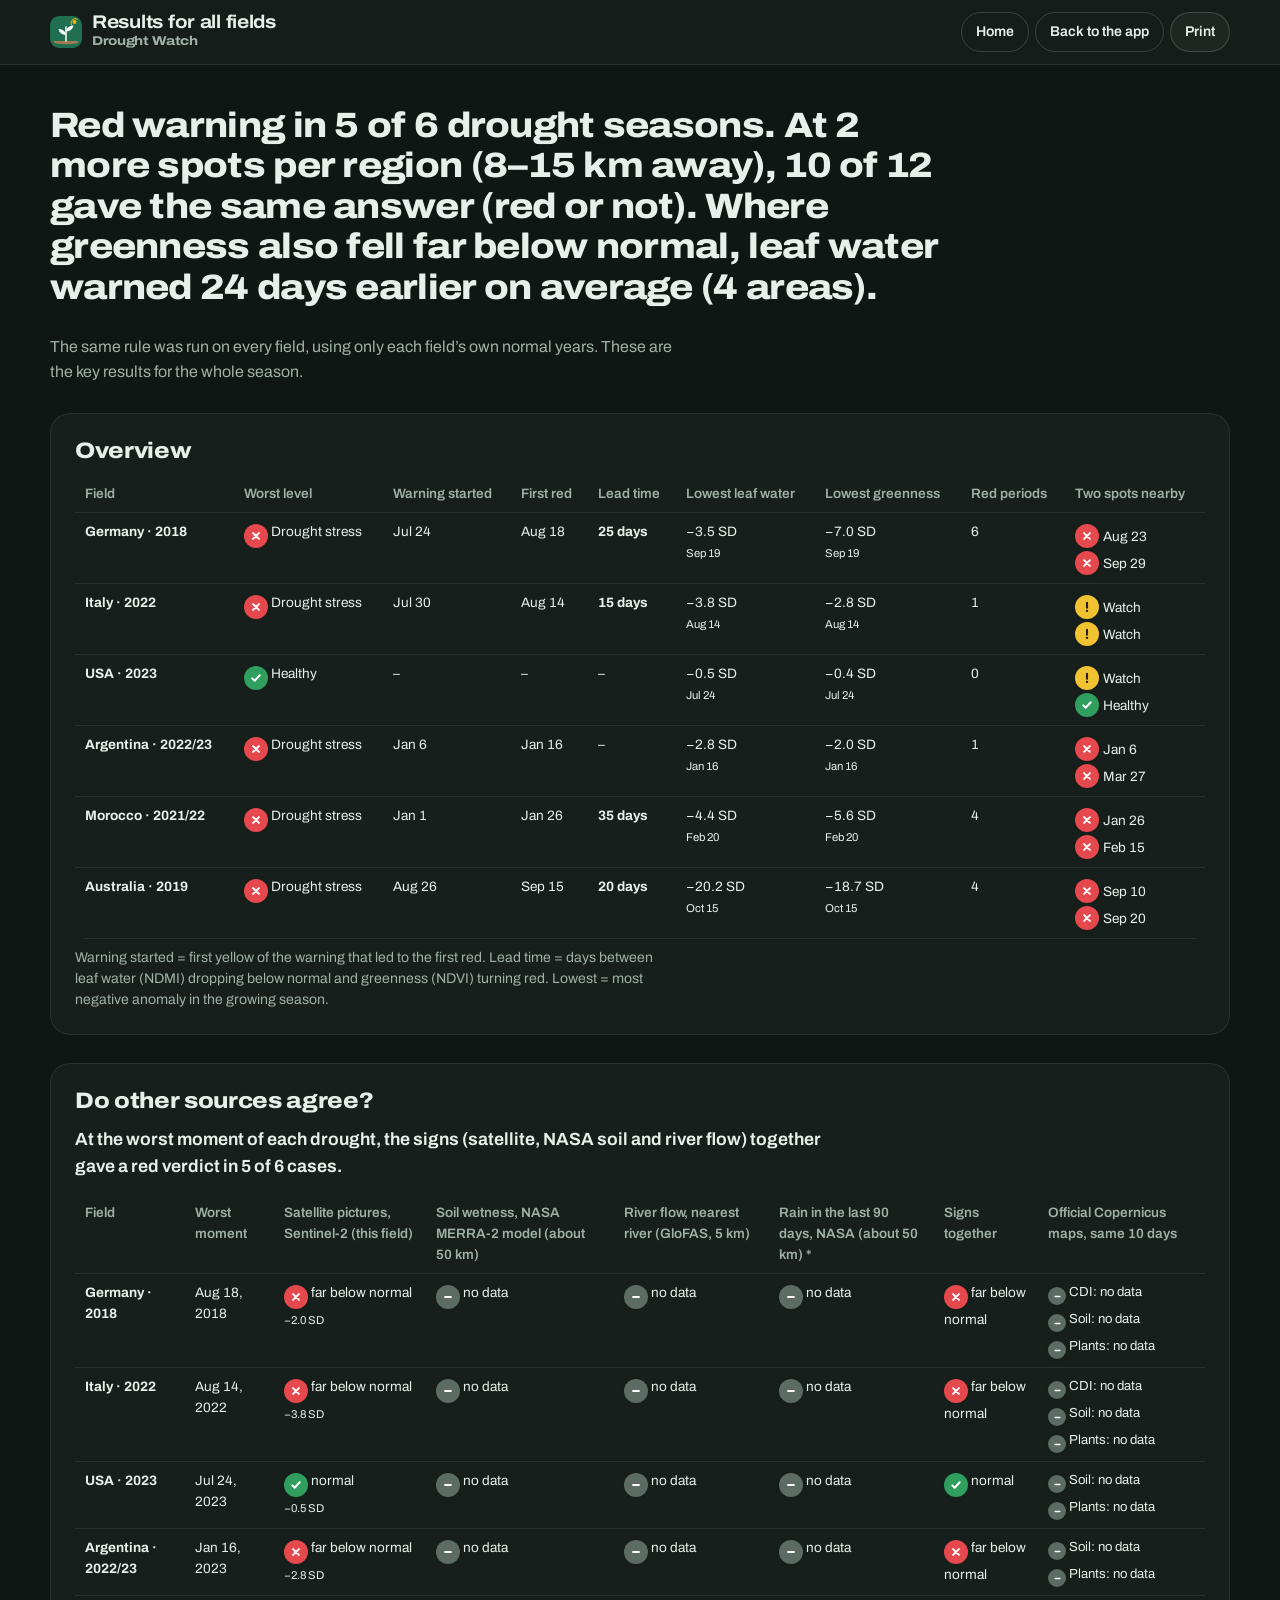
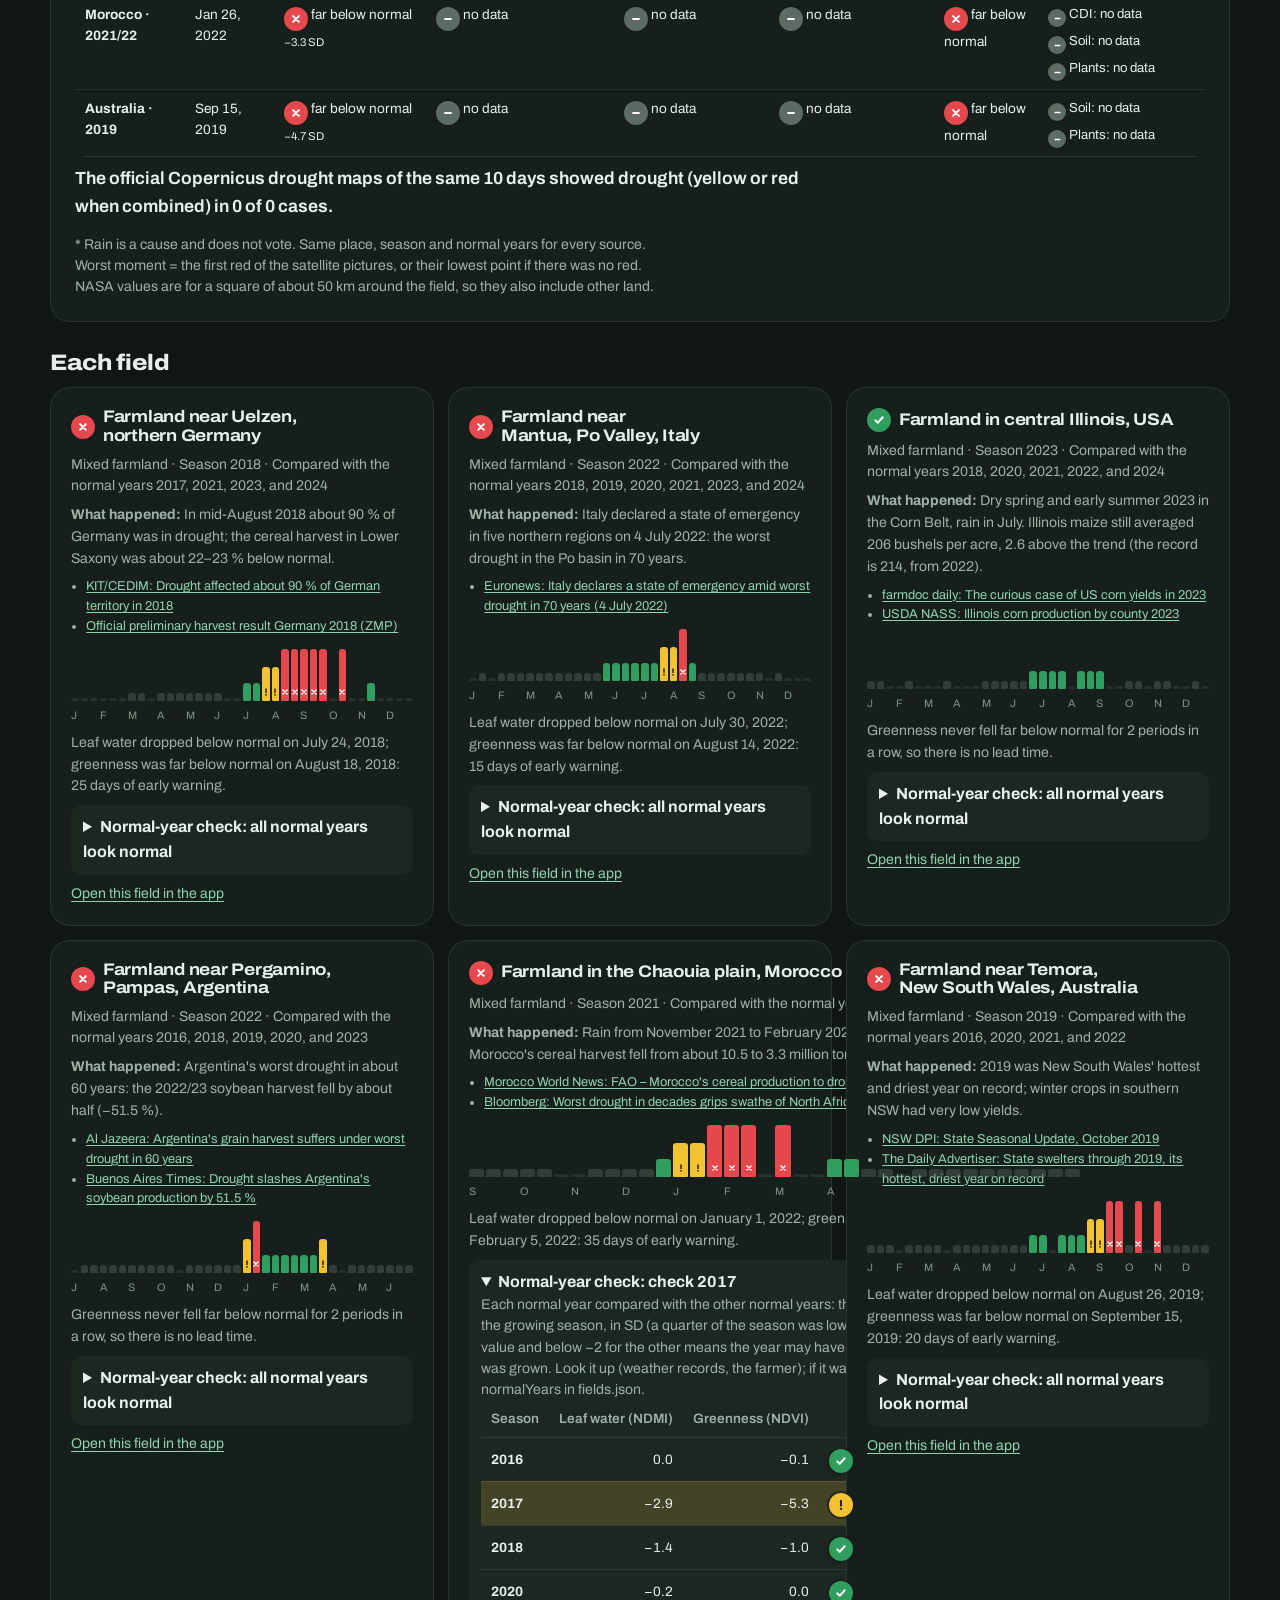
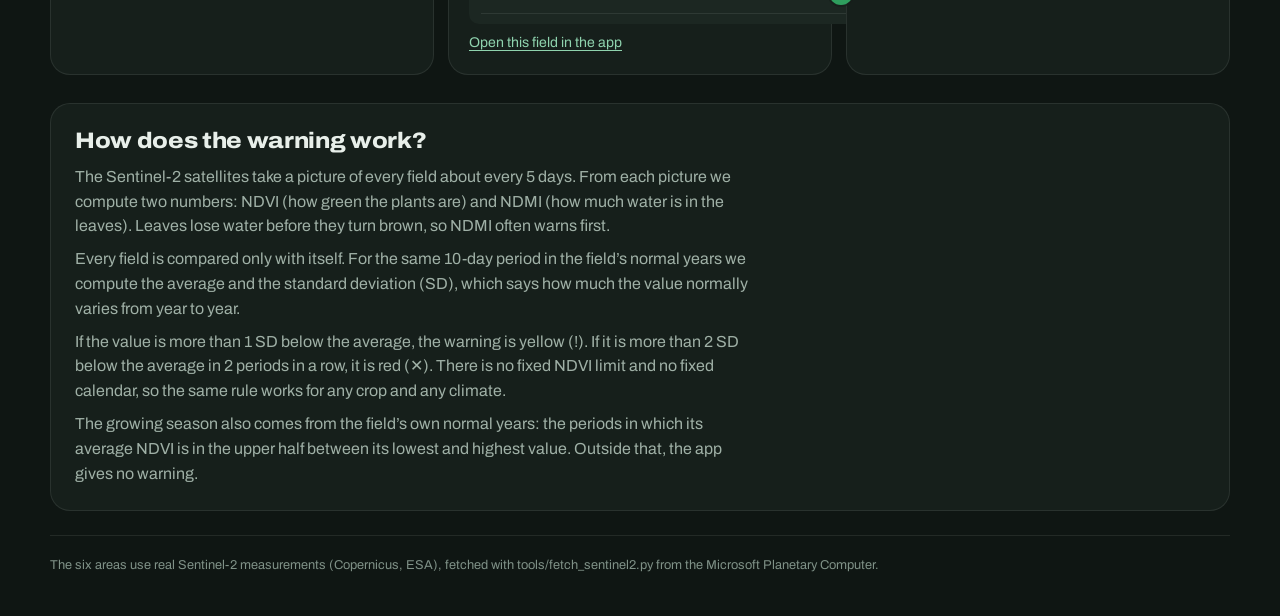
<file: summary.html>
<!doctype html>
<html lang="en" data-theme="dark">
<head>
  <meta charset="utf-8">
  <meta name="viewport" content="width=device-width, initial-scale=1">
  <title>Results for all fields</title>
  <script>try { document.documentElement.dataset.theme = localStorage.getItem('dw.theme') || 'dark'; } catch {}</script>
  <link rel="icon" href="icons/icon.svg" type="image/svg+xml">
  <link rel="preconnect" href="https://fonts.googleapis.com">
  <link rel="preconnect" href="https://fonts.gstatic.com" crossorigin>
  <link rel="stylesheet" href="https://fonts.googleapis.com/css2?family=Archivo:wdth,wght@100..125,400..800&display=swap">
  <link rel="stylesheet" href="css/style.css">
  <script type="module" src="js/summary.js"></script>
</head>
<body class="summary-page">
  <header class="topbar">
    <div class="topbar-inner">
    <div class="brand">
      <img class="logo" src="icons/icon.svg" alt="" width="36" height="36">
      <div>
        <h1 data-i18n="summaryTitle">Results for all fields</h1>
        <p class="tagline" data-i18n="appTitle"></p>
      </div>
    </div>
    <div class="settings">
      <a class="button-link" href="./" data-i18n="navHome"></a>
      <a class="button-link" href="check.html" data-i18n="backToApp"></a>
      <button id="print" type="button" class="toggle" data-i18n="print"></button>
    </div>
    </div>
  </header>

  <main>
    <p id="headline" class="headline"></p>
    <p class="intro" data-i18n="summaryIntro"></p>

    <section class="panel">
      <h2 data-i18n="summaryOverview"></h2>
      <div id="overview" class="table-wrap" tabindex="0" role="region" data-i18n-aria-label="summaryOverview"></div>
      <p class="hint" data-i18n="summaryColumns"></p>
    </section>

    <!-- Do other, independent sources show the same drought? -->
    <section class="panel">
      <h2 data-i18n="agreeTitle"></h2>
      <div id="agreement"></div>
    </section>
    <section>
      <h2 data-i18n="summaryFields"></h2>
      <div id="fields" class="field-cards"></div>
    </section>

    <section class="panel">
      <h2 data-i18n="howTitle"></h2>
      <p data-i18n="how1"></p>
      <p data-i18n="how2"></p>
      <p data-i18n="how3"></p>
      <p data-i18n="how4"></p>
    </section>
  </main>

  <footer class="footer">
    <p data-i18n="footerSample"></p>
  </footer>
</body>
</html>
</file>
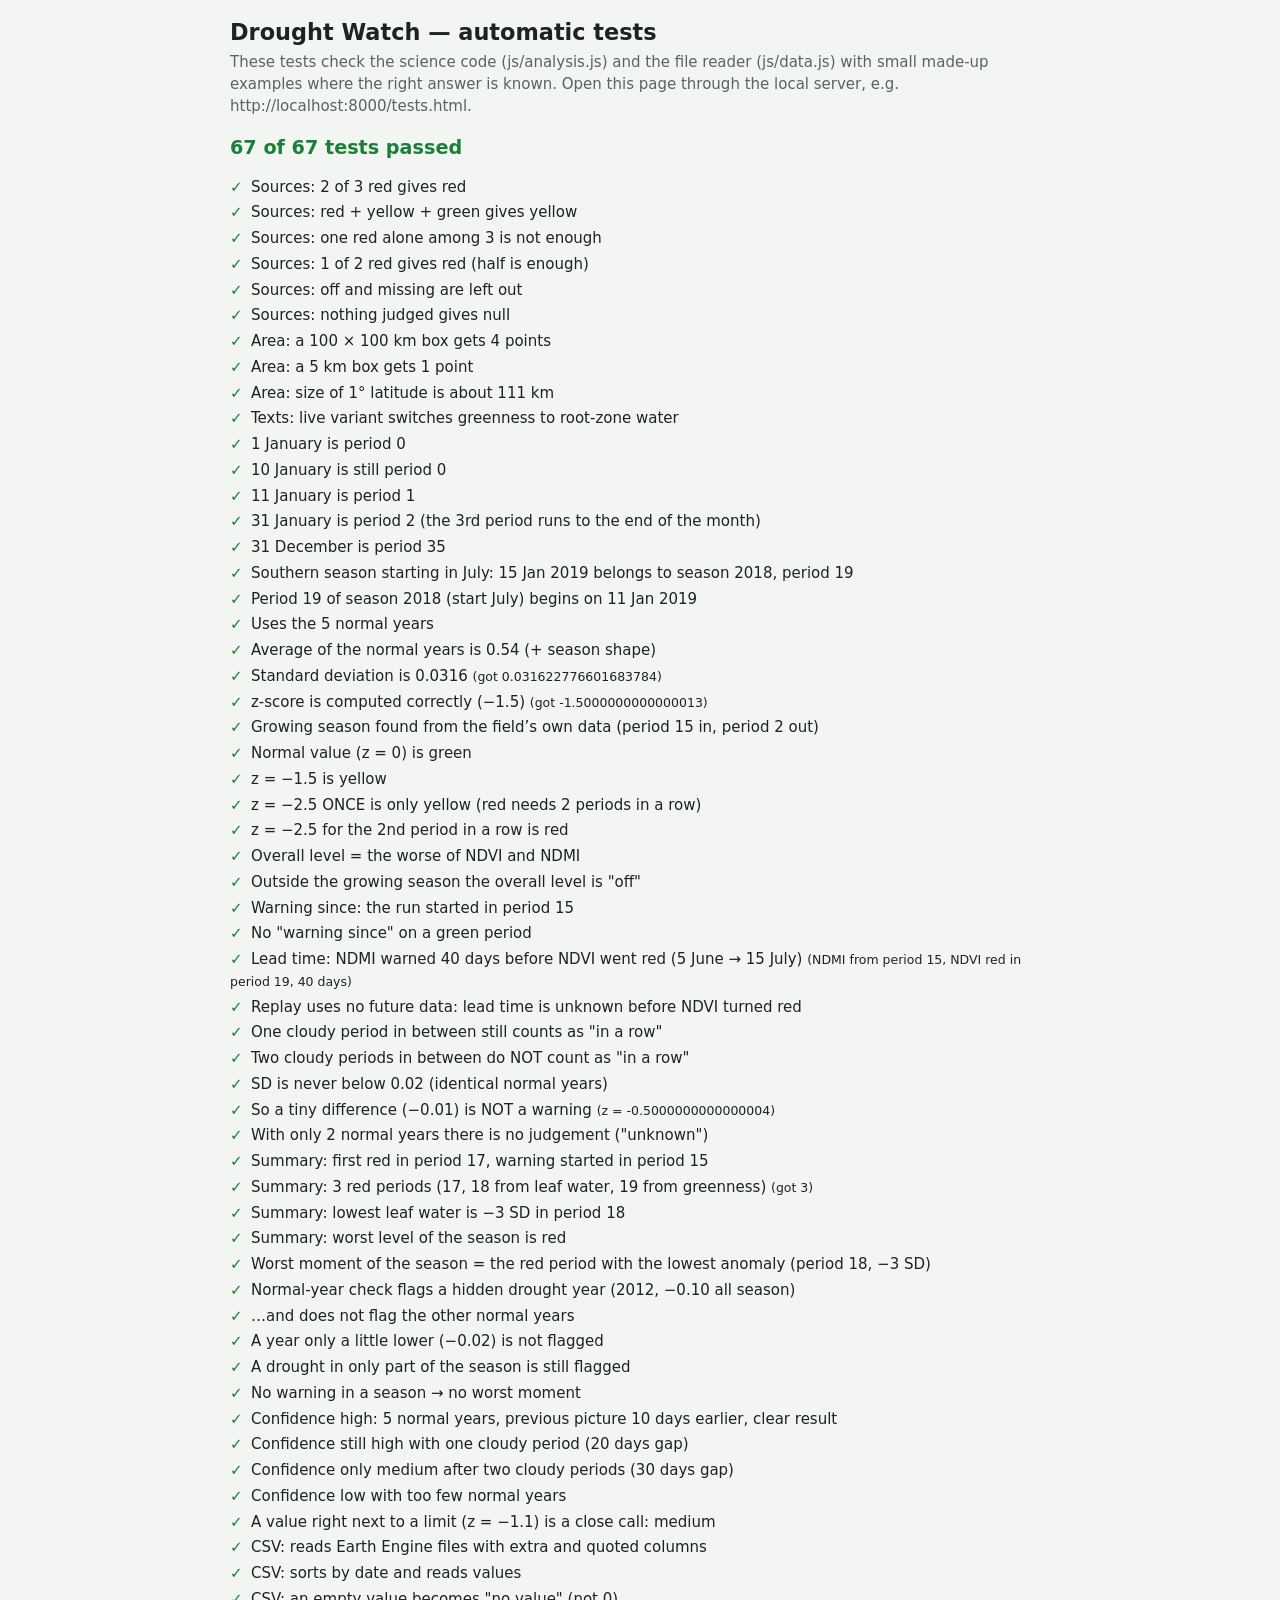
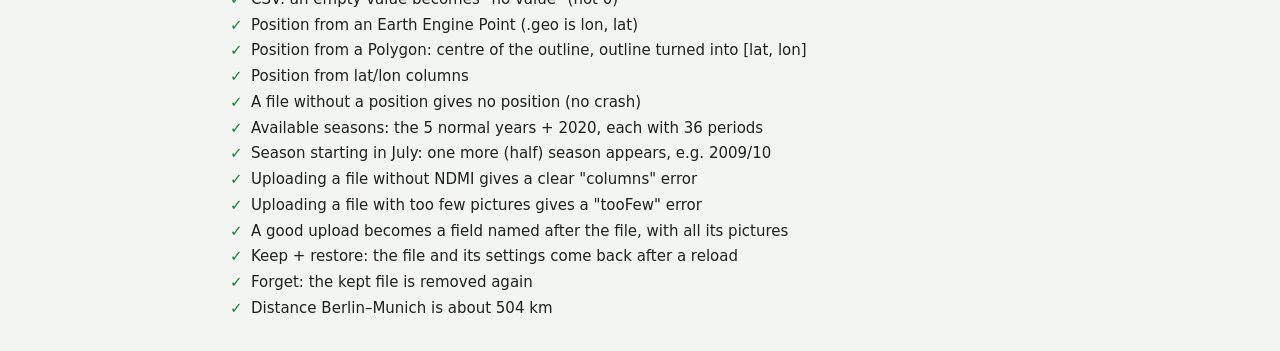
<file: tests.html>
<!doctype html>
<html lang="en">
<head>
  <meta charset="utf-8">
  <meta name="viewport" content="width=device-width, initial-scale=1">
  <title>Drought Watch tests</title>
  <style>
    :root { --bg: #f3f5f2; --text: #1c2321; --muted: #59645f; --ok: #1a7f37; --bad: #c62828; }
    body { margin: 0; padding: 16px; background: var(--bg); color: var(--text); font: 15px/1.45 system-ui, sans-serif; }
    main { max-width: 820px; margin: 0 auto; }
    h1 { font-size: 1.4rem; margin: 0 0 4px; }
    p { color: var(--muted); margin: 0 0 16px; }
    #summary { font-size: 1.2rem; font-weight: 700; margin: 12px 0; }
    li { margin: 4px 0; list-style: none; }
    li::before { display: inline-block; width: 1.4em; font-weight: 800; }
    li.ok::before { content: "✓"; color: var(--ok); }
    li.bad::before { content: "✕"; color: var(--bad); }
    li.bad { color: var(--bad); }
    ul { padding: 0; }
  </style>
</head>
<body>
<main>
  <h1>Drought Watch — automatic tests</h1>
  <p>These tests check the science code (js/analysis.js) and the file reader (js/data.js) with small made-up examples where the right answer is known. Open this page through the local server, e.g. http://localhost:8000/tests.html.</p>
  <div id="summary">Running…</div>
  <ul id="results"></ul>
</main>
<script type="module">
  import { analyseField, seasonAndPeriod, periodStart, warningSince, leadTime, confidence, seasonSummary, checkNormalYears, availableSeasons, peakPeriod, SD_FLOOR, combineLevels } from './js/analysis.js';
  import { parseCsv, distanceKm, readLocation, readUploadedFile, DataError, keepUpload, restoreKeptUploads, isUploadKept, forgetUpload, loadSeries, areaPoints, areaSizeKm } from './js/data.js';
  import { t, setVariant } from './js/i18n.js';

  const results = [];
  function check(name, condition, detail = '') {
    results.push({ name, ok: !!condition, detail });
  }
  const close = (a, b, eps = 1e-6) => Math.abs(a - b) < eps;
  const day = (y, m, d) => new Date(Date.UTC(y, m - 1, d));

  /* ---------- Calendar ---------- */
  // Several sources -> one verdict (half or more decides)
  check('Sources: 2 of 3 red gives red', combineLevels(['red', 'red', 'green']) === 'red');
  check('Sources: red + yellow + green gives yellow', combineLevels(['red', 'yellow', 'green']) === 'yellow');
  check('Sources: one red alone among 3 is not enough', combineLevels(['red', 'green', 'green']) === 'green');
  check('Sources: 1 of 2 red gives red (half is enough)', combineLevels(['red', 'green']) === 'red');
  check('Sources: off and missing are left out', combineLevels(['off', null, 'unknown', 'yellow']) === 'yellow');
  check('Sources: nothing judged gives null', combineLevels(['off', null]) === null);
  // Area sampling: never more than 4 points, one point for a small area
  check('Area: a 100 × 100 km box gets 4 points', areaPoints({ south: 50, west: 10, north: 50.9, east: 11.4 }).length === 4);
  check('Area: a 5 km box gets 1 point', areaPoints({ south: 50, west: 10, north: 50.045, east: 10.07 }).length === 1);
  check('Area: size of 1° latitude is about 111 km', Math.abs(areaSizeKm({ south: 0, west: 0, north: 1, east: 0 }).h - 111.3) < 0.5);
  // Text variants: live places use "_live" texts where they exist
  setVariant('live');
  const liveName = t('ndviName');
  setVariant('');
  check('Texts: live variant switches greenness to root-zone water', liveName.startsWith('Root-zone') && t('ndviName').startsWith('Greenness'));

  check('1 January is period 0', seasonAndPeriod(day(2018, 1, 1)).period === 0);
  check('10 January is still period 0', seasonAndPeriod(day(2018, 1, 10)).period === 0);
  check('11 January is period 1', seasonAndPeriod(day(2018, 1, 11)).period === 1);
  check('31 January is period 2 (the 3rd period runs to the end of the month)', seasonAndPeriod(day(2018, 1, 31)).period === 2);
  check('31 December is period 35', seasonAndPeriod(day(2018, 12, 31)).period === 35);
  const south = seasonAndPeriod(day(2019, 1, 15), 7);
  check('Southern season starting in July: 15 Jan 2019 belongs to season 2018, period 19', south.season === 2018 && south.period === 19);
  check('Period 19 of season 2018 (start July) begins on 11 Jan 2019', periodStart(2018, 19, 7).getTime() === day(2019, 1, 11).getTime());

  /* ---------- Made-up field ----------
     Five normal years. In period p the values are 0.50, 0.52, 0.54, 0.56, 0.58:
     average 0.54, standard deviation 0.0316. The test year is changed in a few
     periods to known anomalies. */
  const normalValues = [0.50, 0.52, 0.54, 0.56, 0.58];
  const mean = 0.54;
  const sd = Math.sqrt(normalValues.reduce((s, v) => s + (v - mean) ** 2, 0) / 4); // 0.0316
  const rows = [];
  const seasonShape = (p) => (p >= 12 && p <= 26 ? 0.35 : 0); // high in the middle = growing season
  normalValues.forEach((v, i) => {
    for (let p = 0; p < 36; p++) {
      const date = periodStart(2010 + i, p);
      date.setUTCDate(date.getUTCDate() + 4);
      rows.push({ date, ndvi: v + seasonShape(p), ndmi: v + seasonShape(p) });
    }
  });
  // Test year 2020: normal, except NDMI in periods 15..18 and NDVI in period 18..19.
  const zTarget = { 15: -1.5, 16: -2.5, 17: -2.5, 18: -3, 19: 0 };
  const ndviTarget = { 18: -2.5, 19: -2.5 };
  for (let p = 0; p < 36; p++) {
    const date = periodStart(2020, p);
    date.setUTCDate(date.getUTCDate() + 4);
    const base = mean + seasonShape(p);
    rows.push({ date, ndvi: base + (ndviTarget[p] ?? 0) * sd, ndmi: base + (zTarget[p] ?? 0) * sd });
  }
  const field = { id: 'test', season: 2020, normalYears: [2010, 2011, 2012, 2013, 2014] };
  const a = analyseField(field, rows);

  check('Uses the 5 normal years', a.normalYears.length === 5);
  check('Average of the normal years is 0.54 (+ season shape)', close(a.ndmi.mean[5], 0.54));
  check('Standard deviation is 0.0316', close(a.ndmi.sd[5], sd), `got ${a.ndmi.sd[5]}`);
  check('z-score is computed correctly (−1.5)', close(a.ndmi.z[15], -1.5, 1e-9), `got ${a.ndmi.z[15]}`);
  check('Growing season found from the field’s own data (period 15 in, period 2 out)', a.inSeason[15] && !a.inSeason[2]);
  check('Normal value (z = 0) is green', a.ndmi.level[14] === 'green');
  check('z = −1.5 is yellow', a.ndmi.level[15] === 'yellow');
  check('z = −2.5 ONCE is only yellow (red needs 2 periods in a row)', a.ndmi.level[16] === 'yellow');
  check('z = −2.5 for the 2nd period in a row is red', a.ndmi.level[17] === 'red');
  check('Overall level = the worse of NDVI and NDMI', a.overall[17] === 'red' && a.ndvi.level[17] === 'green');
  check('Outside the growing season the overall level is "off"', a.overall[2] === 'off');
  check('Warning since: the run started in period 15', warningSince(a, 17) === 15);
  check('No "warning since" on a green period', warningSince(a, 14) === null);
  const lead = leadTime(a, 35);
  check('Lead time: NDMI warned 40 days before NDVI went red (5 June → 15 July)', lead && lead.ndmiStart === 15 && lead.ndviRed === 19 && lead.days === 40,
    lead ? `NDMI from period ${lead.ndmiStart}, NDVI red in period ${lead.ndviRed}, ${lead.days} days` : 'none');
  check('Replay uses no future data: lead time is unknown before NDVI turned red', leadTime(a, 18) === null);

  /* ---------- Red needs consecutive pictures ---------- */
  // Remove the picture of period 17: period 16 (−2.5) and 18 (−3) are then separated by one cloudy period.
  const gapRows = rows.filter((r) => !(r.date.getUTCFullYear() === 2020 && seasonAndPeriod(r.date).period === 17));
  const b = analyseField(field, gapRows);
  check('One cloudy period in between still counts as "in a row"', b.ndmi.level[18] === 'red');
  const gap2 = gapRows.filter((r) => !(r.date.getUTCFullYear() === 2020 && seasonAndPeriod(r.date).period === 16));
  check('Two cloudy periods in between do NOT count as "in a row"', analyseField(field, gap2).ndmi.level[18] === 'yellow');

  /* ---------- SD floor ---------- */
  const flatRows = [];
  for (let y = 2010; y < 2015; y++) for (let p = 0; p < 36; p++) {
    const date = periodStart(y, p); date.setUTCDate(date.getUTCDate() + 4);
    flatRows.push({ date, ndvi: 0.5 + seasonShape(p), ndmi: 0.3 });
  }
  const date = periodStart(2020, 15); date.setUTCDate(date.getUTCDate() + 4);
  flatRows.push({ date, ndvi: 0.85, ndmi: 0.29 });
  const c = analyseField(field, flatRows);
  check(`SD is never below ${SD_FLOOR} (identical normal years)`, close(c.ndmi.sd[15], SD_FLOOR));
  check('So a tiny difference (−0.01) is NOT a warning', c.ndmi.level[15] === 'green', `z = ${c.ndmi.z[15]}`);

  /* ---------- Not enough normal years ---------- */
  const d = analyseField({ ...field, normalYears: [2010, 2011] }, rows);
  check('With only 2 normal years there is no judgement ("unknown")', d.overall[15] === 'unknown');

  /* ---------- Season summary (results page) ---------- */
  const sum = seasonSummary(a);
  check('Summary: first red in period 17, warning started in period 15', sum.firstRed === 17 && sum.warningStart === 15);
  check('Summary: 3 red periods (17, 18 from leaf water, 19 from greenness)', sum.redPeriods === 3, `got ${sum.redPeriods}`);
  check('Summary: lowest leaf water is −3 SD in period 18', close(sum.lowestNdmi.z, -3, 1e-9) && sum.lowestNdmi.period === 18);
  check('Summary: worst level of the season is red', sum.worst === 'red');
  check('Worst moment of the season = the red period with the lowest anomaly (period 18, −3 SD)', peakPeriod(a) === 18);

  /* ---------- Normal-year check ---------- */
  // Five normal years with small "wobble" (fixed numbers, no randomness); year 2012 is
  // 0.10 lower in both indices all season = a hidden drought year.
  const wobble = [0.01, -0.012, 0.006, -0.004, 0.009, -0.008, 0.003];
  const makeYears = (dryOffset) => {
    const out = [];
    [2010, 2011, 2012, 2013, 2014].forEach((year, yi) => {
      for (let p = 0; p < 36; p++) {
        const date = periodStart(year, p); date.setUTCDate(date.getUTCDate() + 4);
        const v = 0.5 + seasonShape(p) + wobble[(p + yi * 3) % wobble.length] + (year === 2012 ? dryOffset : 0);
        out.push({ date, ndvi: v, ndmi: v - 0.2 });
      }
    });
    const date = periodStart(2020, 15); date.setUTCDate(date.getUTCDate() + 4);
    out.push({ date, ndvi: 0.85, ndmi: 0.65 });
    return out;
  };
  const dry = checkNormalYears(analyseField(field, makeYears(-0.10)));
  check('Normal-year check flags a hidden drought year (2012, −0.10 all season)', dry.find((c) => c.year === 2012)?.suspicious === true);
  check('…and does not flag the other normal years', dry.filter((c) => c.suspicious).length === 1);
  const fine = checkNormalYears(analyseField(field, makeYears(-0.02)));
  check('A year only a little lower (−0.02) is not flagged', fine.every((c) => !c.suspicious));
  // A drought in only the second half of the growing season (periods 20–26 of 12–26):
  // the median hardly moves, the lower quarter does.
  const halfDry = makeYears(0).map((r) => (r.date.getUTCFullYear() === 2012 && seasonAndPeriod(r.date).period >= 20 && seasonAndPeriod(r.date).period <= 26
    ? { ...r, ndvi: r.ndvi - 0.12, ndmi: r.ndmi - 0.12 } : r));
  check('A drought in only part of the season is still flagged', checkNormalYears(analyseField(field, halfDry)).find((c) => c.year === 2012)?.suspicious === true);
  check('No warning in a season → no worst moment', peakPeriod(analyseField(field, makeYears(0))) === null);

  /* ---------- Confidence ---------- */
  check('Confidence high: 5 normal years, previous picture 10 days earlier, clear result', confidence(a, 15)?.level === 'high');
  check('Confidence still high with one cloudy period (20 days gap)', confidence(b, 18)?.level === 'high' && confidence(b, 18).gapDays === 20);
  check('Confidence only medium after two cloudy periods (30 days gap)', confidence(analyseField(field, gap2), 18)?.level === 'medium');
  check('Confidence low with too few normal years', confidence(d, 15)?.level === 'low');
  const nearRows = rows.map((r) => (r.date.getUTCFullYear() === 2020 && seasonAndPeriod(r.date).period === 14
    ? { ...r, ndmi: r.ndmi - 1.1 * sd } : r));
  check('A value right next to a limit (z = −1.1) is a close call: medium', confidence(analyseField(field, nearRows), 14)?.nearLimit === true
    && confidence(analyseField(field, nearRows), 14).level === 'medium');

  /* ---------- CSV reader ---------- */
  const csv = 'system:index,date,year,NDVI,NDMI,.geo\n'
    + '0,2018-05-03,2018,0.81,0.33,"{""type"":""Point"",""coordinates"":[10.5,52.9]}"\n'
    + '1,2018-04-01T10:31:00,2018,0.62,,"x"\n'
    + '2,not a date,2018,0.5,0.2,"x"\n';
  const parsed = parseCsv(csv);
  check('CSV: reads Earth Engine files with extra and quoted columns', parsed.length === 2);
  check('CSV: sorts by date and reads values', parsed[0].ndvi === 0.62 && parsed[1].ndmi === 0.33);
  check('CSV: an empty value becomes "no value" (not 0)', parsed[0].ndmi === null);

  /* ---------- Your own file ---------- */
  const pointCsv = 'date,NDVI,NDMI,.geo\n2018-05-03,0.8,0.3,"{""type"":""Point"",""coordinates"":[10.5,52.9]}"\n';
  const pos = readLocation(pointCsv);
  check('Position from an Earth Engine Point (.geo is lon, lat)', pos.lat === 52.9 && pos.lon === 10.5);
  const polyCsv = 'date,NDVI,NDMI,.geo\n2018-05-03,0.8,0.3,"{""type"":""Polygon"",""coordinates"":[[[10,50],[12,50],[12,52],[10,52],[10,50]]]}"\n';
  const poly = readLocation(polyCsv);
  check('Position from a Polygon: centre of the outline, outline turned into [lat, lon]', poly.lat === 51 && poly.lon === 11 && poly.polygon[1][0] === 50 && poly.polygon[1][1] === 12);
  const ll = readLocation('date,lat,lon,NDVI,NDMI\n2018-05-03,45.1,10.7,0.8,0.3\n');
  check('Position from lat/lon columns', ll.lat === 45.1 && ll.lon === 10.7);
  check('A file without a position gives no position (no crash)', Object.keys(readLocation('date,NDVI,NDMI\n2018-05-03,0.8,0.3\n')).length === 0);
  const seasonsJan = availableSeasons(rows);
  check('Available seasons: the 5 normal years + 2020, each with 36 periods', seasonsJan.length === 6 && seasonsJan.every((s) => s.periods === 36 && s.usable));
  const seasonsJuly = availableSeasons(rows, 7);
  check('Season starting in July: one more (half) season appears, e.g. 2009/10', seasonsJuly[0].season === 2009 && seasonsJuly[0].periods === 18);
  let uploadError = null;
  try { await readUploadedFile(new File(['date,NDVI\n2020-01-01,0.5\n'], 'x.csv')); } catch (e) { uploadError = e; }
  check('Uploading a file without NDMI gives a clear "columns" error', uploadError instanceof DataError && uploadError.code === 'columns');
  uploadError = null;
  try { await readUploadedFile(new File(['date,NDVI,NDMI\n2020-01-01,0.5,0.2\n'], 'x.csv')); } catch (e) { uploadError = e; }
  check('Uploading a file with too few pictures gives a "tooFew" error', uploadError?.code === 'tooFew' && uploadError.params.n === 1);
  const csvText = 'date,NDVI,NDMI\n' + rows.map((r) => `${r.date.toISOString().slice(0, 10)},${r.ndvi},${r.ndmi}`).join('\n');
  const up = await readUploadedFile(new File([csvText], 'my field.csv'));
  check('A good upload becomes a field named after the file, with all its pictures', up.field.uploaded && up.field.name.en === 'my field' && up.rows.length === rows.length);
  // Keep on this device and restore (the test removes its own entry afterwards).
  let savedBefore = null;
  try { savedBefore = localStorage.getItem('dw.uploads'); } catch { /* private window */ }
  up.field.season = 2020;
  up.field.normalYears = [2010, 2011, 2012];
  const keptOk = keepUpload(up.field);
  const restored = restoreKeptUploads().find((f) => f.id === up.field.id);
  const restoredRows = restored ? await loadSeries(restored) : [];
  check('Keep + restore: the file and its settings come back after a reload', keptOk && isUploadKept(up.field.id)
    && restored?.season === 2020 && restored.normalYears.length === 3 && restoredRows.length === rows.length
    && Math.abs(restoredRows[5].ndvi - up.rows[5].ndvi) < 1e-12);
  forgetUpload(up.field.id);
  check('Forget: the kept file is removed again', !isUploadKept(up.field.id));
  try { if (savedBefore == null) localStorage.removeItem('dw.uploads'); else localStorage.setItem('dw.uploads', savedBefore); } catch { /* ignore */ }

  /* ---------- Distance ---------- */
  check('Distance Berlin–Munich is about 504 km', Math.abs(distanceKm(52.52, 13.405, 48.137, 11.575) - 504) < 5);

  /* ---------- Show results ---------- */
  const passed = results.filter((r) => r.ok).length;
  document.getElementById('summary').textContent = `${passed} of ${results.length} tests passed`;
  document.getElementById('summary').style.color = passed === results.length ? 'var(--ok)' : 'var(--bad)';
  document.getElementById('results').innerHTML = results
    .map((r) => `<li class="${r.ok ? 'ok' : 'bad'}">${r.name}${r.detail ? ` <small>(${r.detail})</small>` : ''}</li>`)
    .join('');
  window.testResults = { passed, total: results.length };
</script>
</body>
</html>
</file>
<file: css/style.css>
/* style.css — Drought Watch design (round 15: rebuilt from scratch).

   Feel: a modern weather-style app. The map is the star; a calm panel tells
   the result. Three themes the visitor can switch: dark (default), earth and
   light. Every colour is a token below, so the three themes are just three
   sets of the same names. Red / yellow / green are kept for the traffic light
   only and always come with a symbol (✕ ! ✓), so colour is never the only cue.

   Order: 1 tokens and themes · 2 base · 3 shared parts (buttons, inputs,
   symbols) · 4 map page shell · 5 result panel · 6 sources, outlook, official,
   calculation · 7 charts and the season grid · 8 home page · 9 results page ·
   10 small screens, motion, print. */

/* ---------- 1. Tokens and themes ---------- */
:root, [data-theme="dark"] {
  color-scheme: dark;
  --bg: #0f1613;
  --surface: #161f1b;
  --surface-2: #1c2722;
  --surface-3: #25322c;
  --glass: rgba(22, 31, 27, 0.86);
  --border: rgba(225, 238, 230, 0.09);
  --border-strong: rgba(225, 238, 230, 0.18);
  --text: #e8efea;
  --muted: #9fb0a6;
  --faint: #7f9187;
  --accent: #8fd3ae;
  --accent-strong: #b5e6c9;
  --accent-ink: #0c1a13;
  --focus: #9fe0bd;
  --shadow: 0 18px 50px -12px rgba(0, 0, 0, 0.6), 0 2px 6px rgba(0, 0, 0, 0.3);
  --green: #2f9e5e; --green-soft: rgba(47, 158, 94, 0.2);
  --yellow: #f1c232; --yellow-soft: rgba(241, 194, 50, 0.18); --yellow-text: #2b2100; --yellow-edge: #f1c232;
  --red: #e5484d; --red-soft: rgba(229, 72, 77, 0.2);
  --off: #5c6b63;
  --chart-season: #e8efea; --chart-band: rgba(143, 211, 174, 0.17); --chart-mean: #8fd3ae; --chart-compare: #8ab4ff;
  --chart-grid: rgba(255, 255, 255, 0.07); --chart-selected: #e8efea; --chart-off: rgba(255, 255, 255, 0.035); --chart-text: #9fb0a6;
  --map-dim: brightness(0.82) saturate(0.9);
}
[data-theme="earth"] {
  color-scheme: light;
  --bg: #e9dfcd;
  --surface: #f7f0e3;
  --surface-2: #efe5d3;
  --surface-3: #e4d6be;
  --glass: rgba(247, 240, 227, 0.9);
  --border: rgba(74, 52, 28, 0.13);
  --border-strong: rgba(74, 52, 28, 0.24);
  --text: #2a1e14;
  --muted: #6b5845;
  --faint: #72604c;
  --accent: #9a4b28;
  --accent-strong: #7d3a1d;
  --accent-ink: #fff8ef;
  --focus: #9a4b28;
  --shadow: 0 18px 44px -14px rgba(74, 52, 28, 0.35), 0 2px 6px rgba(74, 52, 28, 0.12);
  --green: #3d7a3a; --green-soft: rgba(61, 122, 58, 0.16);
  --yellow: #d9a21b; --yellow-soft: rgba(217, 162, 27, 0.2); --yellow-text: #2a1e00; --yellow-edge: #8a6200;
  --red: #b8322a; --red-soft: rgba(184, 50, 42, 0.15);
  --off: #a8977f;
  --chart-season: #2a1e14; --chart-band: rgba(154, 120, 60, 0.18); --chart-mean: #8a6233; --chart-compare: #2f5f9e;
  --chart-grid: rgba(74, 52, 28, 0.08); --chart-selected: #2a1e14; --chart-off: rgba(74, 52, 28, 0.05); --chart-text: #6b5845;
  --map-dim: sepia(0.18) saturate(0.95);
}
[data-theme="light"] {
  color-scheme: light;
  --bg: #f1f4f2;
  --surface: #ffffff;
  --surface-2: #f4f7f5;
  --surface-3: #e8eee9;
  --glass: rgba(255, 255, 255, 0.9);
  --border: #e1e8e3;
  --border-strong: #cdd8d0;
  --text: #111a15;
  --muted: #56665d;
  --faint: #5f6f66;
  --accent: #1d6b46;
  --accent-strong: #145236;
  --accent-ink: #ffffff;
  --focus: #1d6b46;
  --shadow: 0 18px 44px -14px rgba(17, 26, 21, 0.22), 0 2px 6px rgba(17, 26, 21, 0.06);
  --green: #1f8a4c; --green-soft: #dcf0e3;
  --yellow: #eab308; --yellow-soft: #fdf1c7; --yellow-text: #2b2100; --yellow-edge: #8a6a00;
  --red: #d33a2f; --red-soft: #fbe0dd;
  --off: #9aa7a0;
  --chart-season: #111a15; --chart-band: rgba(31, 138, 76, 0.14); --chart-mean: #1d6b46; --chart-compare: #2563eb;
  --chart-grid: rgba(17, 26, 21, 0.06); --chart-selected: #111a15; --chart-off: rgba(17, 26, 21, 0.035); --chart-text: #56665d;
  --map-dim: none;
}
:root {
  --font: "Archivo", system-ui, -apple-system, "Segoe UI", Roboto, sans-serif;
  --wide: 112%;
  --r-lg: 20px;   /* panels */
  --r-md: 14px;   /* cards, inputs */
  --r-sm: 10px;   /* tiles */
  --ease-out: cubic-bezier(0.23, 1, 0.32, 1);
  --ease-in-out: cubic-bezier(0.645, 0.045, 0.355, 1);
  --panel-w: 460px;
  --top: 76px;    /* height of the floating top bar plus its gap */
}

/* ---------- 2. Base ---------- */
* { box-sizing: border-box; }
html { background: var(--bg); }
body { margin: 0; background: var(--bg); color: var(--text); font: 16px/1.55 var(--font); -webkit-font-smoothing: antialiased; -webkit-text-size-adjust: 100%; }
h1, h2, h3 { margin: 0; font-stretch: var(--wide); letter-spacing: -0.015em; line-height: 1.12; text-wrap: balance; }
p { margin: 0; }
a { color: var(--accent); text-underline-offset: 0.18em; }
button, select, input { font: inherit; color: inherit; }
:focus-visible { outline: 3px solid var(--focus); outline-offset: 2px; }
.visually-hidden { position: absolute !important; width: 1px; height: 1px; overflow: hidden; clip: rect(0 0 0 0); white-space: nowrap; }
.skip-link { position: fixed; left: 16px; top: -80px; z-index: 3000; padding: 10px 14px; border-radius: var(--r-sm); background: var(--surface); color: var(--text); font-weight: 700; box-shadow: var(--shadow); }
.skip-link:focus { top: 12px; }
.hint { color: var(--muted); font-size: 0.88rem; line-height: 1.5; }
.section-title { font-size: 1.05rem; font-weight: 700; margin-bottom: 6px; }

/* ---------- 3. Shared parts ---------- */
.brand { display: inline-flex; align-items: center; gap: 10px; min-height: 44px; color: var(--text); text-decoration: none; font-weight: 750; font-stretch: 118%; letter-spacing: -0.02em; font-size: 1.05rem; white-space: nowrap; }
.logo { width: 32px; height: 32px; border-radius: 9px; flex: none; }

.pill, .pill-select, .toggle {
  display: inline-flex; align-items: center; justify-content: center; gap: 6px;
  min-height: 40px; padding: 0 14px; border-radius: 999px;
  border: 1px solid var(--border-strong); background: var(--surface-2); color: var(--text);
  font-size: 0.88rem; font-weight: 600; cursor: pointer;
  transition: background-color 150ms ease, border-color 150ms ease, transform 100ms var(--ease-out);
}
.pill-select { appearance: none; -webkit-appearance: none; padding-right: 30px;
  background-image: linear-gradient(45deg, transparent 50%, currentColor 50%), linear-gradient(135deg, currentColor 50%, transparent 50%);
  background-position: calc(100% - 17px) 52%, calc(100% - 12px) 52%; background-size: 5px 5px; background-repeat: no-repeat; }
.pill-select option { background: var(--surface); color: var(--text); }
.toggle[aria-pressed="true"] { background: var(--accent); border-color: var(--accent); color: var(--accent-ink); }
.pill svg, .toggle svg { width: 18px; height: 18px; }
.label-short { display: none; }
button:active, .pill:active, .button:active { transform: scale(0.97); }
@media (hover: hover) and (pointer: fine) {
  .pill:hover, .pill-select:hover, .toggle:not([aria-pressed="true"]):hover { background: var(--surface-3); }
}

.button { display: inline-flex; align-items: center; min-height: 48px; padding: 0 22px; border-radius: 999px; background: var(--accent); color: var(--accent-ink); font-weight: 700; text-decoration: none; transition: background-color 150ms ease, transform 100ms var(--ease-out); }
@media (hover: hover) and (pointer: fine) { .button:hover { background: var(--accent-strong); } }

/* Search: one rounded field with the icon inside and the button at the end */
.search { position: relative; display: flex; align-items: center; gap: 6px; min-width: 0; padding: 5px; border-radius: 999px; background: var(--surface-2); border: 1px solid var(--border-strong); }
.search:focus-within { border-color: var(--accent); }
.search-icon { width: 18px; height: 18px; margin-left: 10px; color: var(--muted); flex: none; }
.search input { flex: 1; min-width: 0; min-height: 38px; border: none; background: transparent; padding: 0 6px; font-size: 0.98rem; color: var(--text); }
.search input:focus { outline: none; }
.search input::placeholder { color: var(--faint); }
.search .icon-button { display: grid; place-items: center; width: 38px; height: 38px; border: none; border-radius: 50%; background: transparent; color: var(--muted); cursor: pointer; flex: none; }
.search .icon-button svg { width: 20px; height: 20px; }
.search-go { min-height: 38px; padding: 0 18px; border: none; border-radius: 999px; background: var(--accent); color: var(--accent-ink); font-weight: 700; cursor: pointer; flex: none; transition: background-color 150ms ease, transform 100ms var(--ease-out); }
@media (hover: hover) and (pointer: fine) {
  .search .icon-button:hover { background: var(--surface-3); color: var(--text); }
  .search-go:hover { background: var(--accent-strong); }
}

/* Round level symbols (always with ✓ ! ✕) */
.mini, .chip-symbol { display: inline-grid; place-items: center; width: 24px; height: 24px; flex: none; border-radius: 50%; background: var(--off); color: #fff; font-weight: 800; font-size: 13px; font-style: normal; line-height: 1; }
.chip-symbol { width: 22px; height: 22px; font-size: 12px; }
.lvl-green { background: var(--green); color: #fff; }
.lvl-yellow { background: var(--yellow); color: var(--yellow-text); }
.lvl-red { background: var(--red); color: #fff; }

.check { display: inline-flex; gap: 10px; align-items: center; min-height: 44px; cursor: pointer; }
.check input, .year-boxes input { width: 18px; height: 18px; accent-color: var(--accent); }
select:not(.pill-select) { min-height: 40px; padding: 0 10px; border-radius: var(--r-sm); border: 1px solid var(--border-strong); background: var(--surface-2); color: var(--text); }

.segmented { display: inline-flex; gap: 2px; padding: 3px; border-radius: 999px; background: var(--surface-3); }
.segmented button { min-height: 34px; padding: 0 14px; border: none; border-radius: 999px; background: none; color: var(--muted); font-weight: 650; font-size: 0.88rem; cursor: pointer; }
.segmented button[aria-pressed="true"] { background: var(--surface); color: var(--text); box-shadow: 0 1px 3px rgba(0, 0, 0, 0.25); }

/* Fold-out sections */
.fold { border-top: 1px solid var(--border); }
.fold > summary { display: flex; justify-content: space-between; align-items: center; gap: 12px; min-height: 52px; font-weight: 700; cursor: pointer; list-style: none; }
.fold > summary::-webkit-details-marker, .calc > summary::-webkit-details-marker, .phone-qr summary::-webkit-details-marker { display: none; }
.fold > summary::after { content: "+"; display: grid; place-items: center; width: 28px; height: 28px; border-radius: 50%; background: var(--surface-3); font-weight: 500; transition: transform 200ms var(--ease-out); }
.fold[open] > summary::after { transform: rotate(45deg); }
.fold p, .fold ol { margin: 0 0 12px; color: var(--muted); font-size: 0.93rem; }
.steps { padding-left: 1.2em; display: grid; gap: 6px; }

.table-wrap { overflow-x: auto; border-radius: var(--r-sm); }
table { border-collapse: collapse; width: 100%; font-size: 0.85rem; font-variant-numeric: tabular-nums; }
th, td { padding: 8px 10px; border-bottom: 1px solid var(--border); text-align: right; white-space: nowrap; }
thead th { color: var(--muted); font-weight: 600; text-align: center; }
tbody th, tbody td:last-child { text-align: left; }
tr.current { background: var(--surface-3); }

.message { position: fixed; z-index: 1500; left: 50%; top: calc(var(--top) + 6px); transform: translateX(-50%); width: min(560px, calc(100% - 24px)); padding: 12px 16px; border-radius: var(--r-md); background: var(--surface); color: var(--text); border: 1px solid var(--border-strong); box-shadow: var(--shadow); font-size: 0.93rem; }
.message[hidden] { display: none; }
.link-button { border: none; background: none; padding: 0; margin-left: 6px; color: var(--accent); font-weight: 700; text-decoration: underline; cursor: pointer; }
.loading-line::before { content: ""; display: inline-block; width: 11px; height: 11px; margin-right: 8px; border-radius: 50%; border: 2px solid var(--accent); border-right-color: transparent; vertical-align: -1px; animation: spin 0.8s linear infinite; }
@keyframes spin { to { transform: rotate(360deg); } }

.drop-overlay { position: fixed; inset: 0; z-index: 4000; display: grid; place-items: center; background: rgba(8, 14, 11, 0.88); color: #fff; font-size: 1.4rem; font-weight: 800; text-align: center; padding: 24px; pointer-events: none; }
.drop-overlay[hidden] { display: none; }
.drop-overlay p { padding: 32px 40px; border: 3px dashed rgba(255, 255, 255, 0.8); border-radius: 20px; }

/* Open on your phone */
.phone-qr summary { display: inline-flex; align-items: center; gap: 8px; min-height: 44px; cursor: pointer; font-weight: 600; color: var(--accent); list-style: none; }
.phone-qr summary svg { width: 20px; height: 20px; }
.qr-box { display: inline-grid; gap: 6px; margin-top: 6px; padding: 12px; background: #fff; border-radius: var(--r-md); color: #111; }
.qr-box svg { width: 168px; height: 168px; display: block; }
.qr-box p { max-width: 168px; font-size: 0.8rem; color: #555; }

/* ---------- 4. Map page shell ---------- */
body.app { height: 100vh; height: 100dvh; overflow: hidden; }
.app .map { position: fixed; inset: 0; z-index: 0; background: #0c1210; }
.app .map[hidden] { display: none; }
.leaflet-container { font: 13px/1.4 var(--font); background: #0c1210; }
.leaflet-tile-pane { filter: var(--map-dim); }
.leaflet-top.leaflet-left { top: calc(var(--top) + 4px); }
.leaflet-bar, .leaflet-control-layers { border: none !important; border-radius: var(--r-md) !important; overflow: hidden; box-shadow: var(--shadow) !important; background: var(--glass) !important; backdrop-filter: blur(12px); color: var(--text); }
.leaflet-bar a, .leaflet-bar a:hover { background: transparent; color: var(--text); border-bottom-color: var(--border); width: 38px; height: 38px; line-height: 38px; }
.leaflet-control-layers-toggle { width: 38px !important; height: 38px !important; filter: var(--layers-icon, none); }
[data-theme="dark"] .leaflet-control-layers-toggle { filter: invert(1) brightness(1.2); }
.leaflet-control-layers-expanded { padding: 10px 14px; color: var(--text); font-size: 0.85rem; }
.leaflet-control-layers label { padding: 3px 0; }
.leaflet-control-layers-separator { border-top-color: var(--border); }
.leaflet-control-attribution { background: var(--glass) !important; color: var(--muted); border-radius: 8px 8px 0 0; font-size: 10px; }
.leaflet-control-attribution a { color: var(--muted); }

.appbar { position: fixed; z-index: 1200; top: 12px; left: 12px; right: 12px; display: flex; align-items: center; gap: 12px; padding: 6px 8px 6px 14px; border-radius: 999px; background: var(--glass); border: 1px solid var(--border); box-shadow: var(--shadow); backdrop-filter: blur(16px); -webkit-backdrop-filter: blur(16px); }
.appbar .search { flex: 1; max-width: 560px; margin: 0 auto; background: var(--surface-2); }
.appbar .settings { display: flex; gap: 6px; align-items: center; }
.upload-button { width: 40px; padding: 0; }
.upload-button:focus-within { outline: 3px solid var(--focus); outline-offset: 2px; }

.chips-row { position: fixed; z-index: 1100; top: calc(var(--top) + 4px); left: 64px; right: calc(var(--panel-w) + 36px); pointer-events: none; }
.chips { display: flex; flex-wrap: wrap; gap: 6px; pointer-events: auto; }
.chip { display: inline-flex; align-items: center; gap: 8px; min-height: 36px; padding: 0 12px 0 6px; border-radius: 999px; border: 1px solid var(--border); background: var(--glass); backdrop-filter: blur(12px); color: var(--text); font-weight: 600; font-size: 0.85rem; cursor: pointer; box-shadow: var(--shadow); }
.chip.selected { border-color: var(--accent); }

/* Map pins */
.pin-wrap { background: none; border: none; }
.pin { display: grid; place-items: center; width: 34px; height: 34px; border-radius: 50%; border: 3px solid #fff; box-shadow: 0 2px 10px rgba(0, 0, 0, 0.5); background: var(--off); color: #fff; font-weight: 800; font-size: 16px; }
.pin-green { background: var(--green); }
.pin-yellow { background: var(--yellow); color: var(--yellow-text); }
.pin-red { background: var(--red); }
.pin-selected { outline: 3px solid #fff; outline-offset: 3px; }

/* Area tool (Leaflet control) */
.area-control { display: grid; }
.area-control button { display: flex; align-items: center; gap: 8px; min-height: 38px; padding: 0 12px; border: none; background: transparent; color: var(--text); font: 600 0.82rem/1.2 var(--font); text-align: left; cursor: pointer; }
.area-control button + button { border-top: 1px solid var(--border); color: var(--muted); font-weight: 500; }
.area-control svg { width: 18px; height: 18px; flex: none; }
.area-control .area-draw[aria-pressed="true"] { background: var(--yellow); color: var(--yellow-text); }
.map.area-mode, .map.area-mode .leaflet-interactive { cursor: crosshair !important; }
.map.area-mode { touch-action: none; }

/* ---------- 5. Result panel ---------- */
.side { position: fixed; z-index: 1150; top: var(--top); right: 12px; bottom: 12px; width: var(--panel-w); display: flex; flex-direction: column;
  border-radius: var(--r-lg); background: var(--surface); border: 1px solid var(--border); box-shadow: var(--shadow);
  transition: transform 320ms var(--ease-out); }
.side:focus { outline: none; }
.side-scroll { overflow-y: auto; overscroll-behavior: contain; border-radius: inherit; scrollbar-width: thin; }
body.panel-closed .side { transform: translateX(calc(100% + 24px)); }
.panel-toggle { position: absolute; left: -48px; top: 8px; width: 40px; height: 40px; display: grid; place-items: center; border-radius: 50%; border: 1px solid var(--border); background: var(--glass); color: var(--text); box-shadow: var(--shadow); cursor: pointer; backdrop-filter: blur(12px); }
.panel-toggle svg { width: 20px; height: 20px; transition: transform 200ms var(--ease-out); }
body.panel-closed .panel-toggle svg { transform: rotate(180deg); }

/* Status at the top of the panel */
.card { position: relative; padding: 22px 22px 18px; }
.card::before { content: ""; position: absolute; left: 22px; right: 22px; top: 0; height: 3px; border-radius: 0 0 3px 3px; background: var(--off); }
.card.green::before { background: var(--green); }
.card.yellow::before { background: var(--yellow); }
.card.red::before { background: var(--red); }
.card.is-entering { animation: rise 320ms var(--ease-out) both; }
@keyframes rise { from { transform: translateY(10px); } to { transform: none; } }
.card-head { display: grid; grid-template-columns: 112px 1fr; gap: 16px; align-items: center; }
.card-gauge { display: grid; justify-items: center; color: var(--text); }
.gauge { width: 112px; height: auto; display: block; overflow: visible; }
.gauge-symbol { font: 800 15px/1 var(--font); fill: var(--text); }
.gauge-red { fill: var(--red); }
.gauge-yellow { fill: var(--yellow); }
.gauge-green { fill: var(--green); }
.gauge-needle { transform-origin: 60px 62px; }
.card.is-entering .gauge-needle { animation: sweep 800ms var(--ease-in-out) 120ms both; }
@keyframes sweep { from { transform: rotate(var(--a)); } }
.gauge-value { margin-top: -2px; font-size: 0.8rem; font-weight: 700; color: var(--muted); font-variant-numeric: tabular-nums; }
.card-body { min-width: 0; }
.field-name { color: var(--muted); font-size: 0.82rem; line-height: 1.35; }
.field-name b { color: var(--text); font-weight: 700; }
.level { margin: 4px 0 0; font-size: 2.1rem; line-height: 1; font-weight: 800; font-stretch: 118%; letter-spacing: -0.03em; }
.card.red .level { color: var(--red); }
.card.green .level { color: var(--green); }
.card.yellow .level { color: var(--yellow); }
[data-theme="light"] .card.yellow .level, [data-theme="earth"] .card.yellow .level { color: var(--yellow-edge); }
.advice { margin-top: 8px; font-size: 0.95rem; color: var(--text); text-wrap: pretty; }
.card.loading .level { font-size: 1.3rem; color: var(--muted); }

.kpis { display: grid; grid-template-columns: 1fr 1fr; gap: 8px; margin-top: 18px; }
.kpi { padding: 10px 12px; border-radius: var(--r-sm); background: var(--surface-2); min-width: 0; }
.kpi-label { display: block; font-size: 0.72rem; color: var(--muted); }
.kpi-value { display: flex; align-items: center; gap: 6px; font-size: 1.02rem; font-weight: 750; line-height: 1.3; font-variant-numeric: tabular-nums; }
.kpi-note { display: block; font-size: 0.72rem; color: var(--muted); line-height: 1.3; margin-top: 2px; }
.kpi.warn { background: var(--red-soft); }
.kpi.highlight { background: var(--accent); color: var(--accent-ink); }
.kpi.highlight .kpi-label, .kpi.highlight .kpi-note { color: inherit; opacity: 0.8; }
.conf-icon { display: inline-flex; align-items: flex-end; gap: 2px; height: 14px; }
.conf-icon i { width: 4px; border-radius: 1px; background: var(--border-strong); }
.conf-icon i:nth-child(1) { height: 6px; } .conf-icon i:nth-child(2) { height: 10px; } .conf-icon i:nth-child(3) { height: 14px; }
.conf-icon i.on { background: var(--accent); }
.conf-low .conf-icon i.on { background: var(--red); }

/* First visit: welcome text in the panel */
.start-steps { list-style: none; counter-reset: step; display: grid; gap: 14px; margin: 20px 0 0; padding: 16px 0 0; border-top: 1px solid var(--border); }
.start-steps li { counter-increment: step; display: grid; grid-template-columns: 30px 1fr; column-gap: 10px; row-gap: 2px; }
.start-steps li::before { content: counter(step); grid-row: span 2; display: grid; place-items: center; width: 26px; height: 26px; border-radius: 50%; background: var(--surface-3); font-weight: 800; font-size: 0.85rem; color: var(--accent); }
.start-steps span { color: var(--muted); font-size: 0.9rem; }
.start-fact { margin-top: 16px; padding: 12px 14px; border-radius: var(--r-sm); background: var(--surface-2); font-size: 0.88rem; color: var(--muted); }
.start-fact a { font-weight: 700; white-space: nowrap; }
body[data-state="empty"] .tabs, body[data-state="empty"] .pane,
body[data-state="loading"] .tabs, body[data-state="loading"] .pane { display: none; }

/* Tabs: stick to the top of the panel while scrolling */
.tabs { position: sticky; top: 0; z-index: 2; display: flex; gap: 4px; padding: 6px 16px 0; background: var(--surface); border-bottom: 1px solid var(--border); }
.tabs [role="tab"] { position: relative; flex: 1; min-height: 44px; padding: 0 6px; border: none; background: none; color: var(--muted); font-weight: 650; font-size: 0.9rem; cursor: pointer; }
.tabs [role="tab"][aria-selected="true"] { color: var(--text); }
.tabs [role="tab"][aria-selected="true"]::after { content: ""; position: absolute; left: 10px; right: 10px; bottom: -1px; height: 3px; border-radius: 3px 3px 0 0; background: var(--accent); }
@media (hover: hover) and (pointer: fine) { .tabs [role="tab"]:hover { color: var(--text); } }
.pane { padding: 18px 22px 26px; display: grid; gap: 22px; }
.pane[hidden] { display: none; }
.meta { color: var(--faint); font-size: 0.78rem; line-height: 1.5; }
.meta a, .sources a { color: var(--muted); }

/* Seen from space: compare slider */
.space { display: grid; gap: 10px; }
.space[hidden] { display: none; }
.space-tabs { justify-self: start; }
.cmp { --pos: 50%; position: relative; width: 100%; aspect-ratio: 1; overflow: hidden; border-radius: var(--r-md); background: #0c1210; user-select: none; }
.cmp img { position: absolute; inset: 0; width: 100%; height: 100%; object-fit: cover; }
.cmp-top { clip-path: inset(0 0 0 var(--pos)); }
.cmp::after { content: ""; position: absolute; inset: 18.75%; border: 2px solid rgba(255, 255, 255, 0.9); pointer-events: none; }
.cmp-handle { position: absolute; top: 0; bottom: 0; left: var(--pos); width: 2px; margin-left: -1px; background: #fff; box-shadow: 0 0 6px rgba(0, 0, 0, 0.5); pointer-events: none; }
.cmp-handle::after { content: "‹ ›"; position: absolute; top: 50%; left: 50%; transform: translate(-50%, -50%); display: grid; place-items: center; width: 38px; height: 38px; border-radius: 50%; background: #fff; color: #111; font-weight: 800; letter-spacing: 2px; box-shadow: 0 1px 6px rgba(0, 0, 0, 0.4); }
.cmp-range { position: absolute; inset: 0; width: 100%; height: 100%; margin: 0; opacity: 0; cursor: ew-resize; touch-action: pan-y; }
.cmp:has(.cmp-range:focus-visible) { outline: 3px solid var(--focus); outline-offset: 3px; }
.cmp-tag { position: absolute; top: 10px; padding: 4px 9px; border-radius: 999px; font-size: 0.75rem; font-weight: 700; color: #fff; pointer-events: none; }
.cmp-left { left: 10px; background: var(--green); }
.cmp-right { right: 10px; background: var(--red); }
.cmp-captions { display: grid; grid-template-columns: 1fr 1fr; gap: 12px; margin-top: 8px; font-size: 0.8rem; color: var(--muted); }
.cmp-captions b { display: block; color: var(--text); }
.cmp-captions p:last-child { text-align: right; }
.ndvi-scale { display: flex; align-items: center; gap: 8px; font-size: 0.76rem; color: var(--muted); }
.ndvi-scale[hidden] { display: none; }
.ndvi-scale .bar-scale { flex: 1; height: 8px; border-radius: 4px; background: linear-gradient(90deg, #a50026, #f46d43, #fee08b, #d9ef8b, #66bd63, #006837); }

/* Settings for a file or live place */
.upload-panel { display: grid; gap: 12px; }
.upload-panel[hidden] { display: none; }
.upload-grid { display: flex; flex-wrap: wrap; gap: 12px 20px; }
.upload-grid label { display: grid; gap: 4px; font-size: 0.85rem; color: var(--muted); }
.upload-panel fieldset { border: none; margin: 0; padding: 0; }
.upload-panel legend { padding: 0; margin-bottom: 8px; font-size: 0.85rem; color: var(--muted); }
.year-boxes { display: flex; flex-wrap: wrap; gap: 6px; }
.year-boxes label { display: inline-flex; align-items: center; gap: 6px; min-height: 36px; padding: 0 10px; border: 1px solid var(--border-strong); border-radius: 999px; cursor: pointer; font-size: 0.85rem; }
.year-boxes label.disabled { opacity: 0.5; cursor: not-allowed; }
.year-boxes label.dry { border-color: var(--yellow); background: var(--yellow-soft); }
.year-boxes small { color: var(--muted); }
.upload-actions { display: flex; flex-wrap: wrap; gap: 8px 16px; align-items: center; justify-content: space-between; }
.keep-check[hidden], #up-remove[hidden] { display: none; }

.side-footer { display: grid; gap: 6px; padding-top: 14px; border-top: 1px solid var(--border); color: var(--faint); font-size: 0.78rem; }
.side-footer a { color: var(--muted); }

/* ---------- 6. Sources, outlook, official check, calculation ---------- */
.sources-panel { display: grid; gap: 22px; }
.src-group .hint { margin: 2px 0 12px; }
.sources-title { font-size: 1rem; font-weight: 700; }
.src-list { list-style: none; margin: 0; padding: 0; display: grid; gap: 14px; }
.src-list li { display: grid; grid-template-columns: auto 1fr auto; column-gap: 10px; row-gap: 5px; align-items: center; }
.src-list .mini { grid-row: span 3; align-self: start; margin-top: 1px; }
.src-name { font-weight: 650; font-size: 0.9rem; line-height: 1.3; }
.src-z { font-weight: 750; font-variant-numeric: tabular-nums; font-size: 0.9rem; white-space: nowrap; }
.zbar { grid-column: 2 / 4; position: relative; height: 6px; border-radius: 3px; background: linear-gradient(90deg, var(--red-soft) 0 33.3%, var(--yellow-soft) 33.3% 50%, var(--green-soft) 50% 100%); }
.zbar-mark { position: absolute; top: 50%; width: 14px; height: 14px; margin: -7px 0 0 -7px; border-radius: 50%; border: 2px solid var(--surface); box-shadow: 0 1px 3px rgba(0, 0, 0, 0.4); background: var(--off); }
.src-list .src-detail { grid-column: 2 / 4; color: var(--muted); font-size: 0.82rem; font-variant-numeric: tabular-nums; }
.src-detail b { color: var(--text); font-weight: 600; }
.zscale { position: relative; height: 16px; margin: 6px 0 0 34px; font-size: 0.7rem; color: var(--faint); }
.zscale span { position: absolute; transform: translateX(-50%); }
.src-links { font-size: 0.8rem; }
.src-links a { color: var(--muted); }

.outlook, .official { padding: 16px 18px; border-radius: var(--r-md); background: var(--surface-2); display: grid; gap: 10px; }
.outlook { border-left: 3px solid var(--border-strong); }
.outlook-outlookWorse, .outlook-outlookWatch { border-left-color: var(--red); }
.outlook-outlookEase { border-left-color: var(--green); }
.outlook-figures { display: grid; grid-template-columns: repeat(3, 1fr); gap: 10px; }
.outlook-figures p { display: grid; gap: 2px; }
.outlook-figures b { font-size: 1.3rem; font-stretch: var(--wide); font-variant-numeric: tabular-nums; }
.outlook-figures span { font-size: 0.74rem; color: var(--muted); line-height: 1.3; }
.outlook-verdict, .official-verdict { font-weight: 600; font-size: 0.92rem; }
.official-list li { grid-template-columns: auto 1fr; }
.official-list .mini { grid-row: span 2; }
.official-verdict a { margin-left: 4px; font-weight: 500; color: var(--muted); }
.official-officialAgree { box-shadow: inset 3px 0 0 var(--green); }
.official-officialDisagree { box-shadow: inset 3px 0 0 var(--yellow); }

.calc { display: grid; gap: 8px; }
.calc > summary { font-weight: 700; list-style: none; min-height: 32px; }
.calc-steps { margin: 0; padding-left: 1.2em; display: grid; gap: 12px; font-size: 0.9rem; }
.calc-lines { margin: 8px 0 0; padding-left: 1em; display: grid; gap: 6px; color: var(--muted); font-size: 0.84rem; font-variant-numeric: tabular-nums; }
.calc-lines b { color: var(--text); font-weight: 600; }

/* ---------- 7. Charts and the season grid ---------- */
.details[hidden] { display: none; }
.details { display: grid; gap: 18px; }
.controls { display: grid; gap: 12px; }
.replay label { font-weight: 700; }
.replay input { width: 100%; margin: 10px 0 4px; accent-color: var(--accent); }
.charts-grid { display: grid; gap: 12px; }
.chart-box { margin: 0; padding: 12px 10px 6px; border-radius: var(--r-md); background: var(--surface-2); }
.chart-box figcaption { font-weight: 700; font-size: 0.9rem; margin: 0 4px 6px; }
.chart-wrap { position: relative; height: 200px; }
.lite-chart { position: absolute; inset: 0; }
.lite-chart[hidden], .chart-wrap canvas[hidden] { display: none !important; }
.legend { list-style: none; margin: 0; padding: 0; display: flex; flex-wrap: wrap; gap: 6px 16px; font-size: 0.78rem; color: var(--muted); }
.legend li { display: inline-flex; align-items: center; gap: 6px; }
.legend .shapes { flex-basis: 100%; }
.key { display: inline-block; width: 20px; height: 0; border-top: 3px solid var(--chart-season); }
.key-band { height: 10px; border: none; background: var(--chart-band); border-radius: 2px; }
.key-mean { border-top: 2px dashed var(--chart-mean); }
.key-compare { border-top-color: var(--chart-compare); }
.source-charts { display: grid; gap: 8px; }
.source-charts[hidden] { display: none; }
.source-charts-grid { display: grid; grid-template-columns: 1fr 1fr; gap: 10px; }
.src-chart { margin: 0; padding: 10px 8px 4px; border-radius: var(--r-md); background: var(--surface-2); }
.src-chart figcaption { font-size: 0.76rem; font-weight: 650; margin: 0 4px 4px; line-height: 1.3; }
.src-chart figcaption small { font-weight: 500; color: var(--muted); }
.src-chart-plot { position: relative; height: 120px; }

/* Season grid: one row per source, one square per 10 days */
.timeline-box { display: grid; gap: 8px; }
.timeline { overflow-x: auto; }
.grid-rows { display: grid; gap: 3px; min-width: 380px; }
.grid-row { display: grid; grid-template-columns: 5.6rem repeat(36, minmax(0, 1fr)); gap: 2px; align-items: center; }
.grid-label { font-size: 0.7rem; color: var(--muted); white-space: nowrap; overflow: hidden; text-overflow: ellipsis; padding-right: 6px; }
.grid-combined .grid-label { color: var(--text); font-weight: 700; }
.grid-combined .cell { height: 22px; }
.cell { height: 14px; border-radius: 3px; background: var(--surface-3); display: grid; place-items: center; font-size: 9px; font-weight: 800; color: #fff; cursor: pointer; transform-origin: bottom; }
.cell-green { background: var(--green); }
.cell-yellow { background: var(--yellow); color: var(--yellow-text); }
.cell-red { background: var(--red); }
.cell-off { background: var(--off); opacity: 0.45; }
.cell-none { background: transparent; box-shadow: inset 0 0 0 1px var(--border); }
.cell.future { opacity: 0.22; }
.cell.current { outline: 2px solid var(--text); outline-offset: 1px; }
.grid-months { font-size: 0.66rem; color: var(--faint); }
.grid-months span { white-space: nowrap; overflow: hidden; }
.timeline.is-entering .cell, .timeline.is-entering .bar { animation: grow 420ms var(--ease-out) both; animation-delay: calc(var(--i, 0) * 12ms + 160ms); }
@keyframes grow { from { transform: scaleY(0); } }
@keyframes needle { from { left: var(--zero); } }

/* Single-source season bars (before the other sources load, and on the results page) */
.bars, .months { display: grid; grid-template-columns: repeat(36, 1fr); gap: 2px; }
.bars { height: 56px; align-items: end; cursor: pointer; }
.bar { position: relative; height: 8px; border-radius: 3px 3px 1px 1px; background: var(--off); opacity: 0.4; transform-origin: bottom; }
.bar i { position: absolute; inset: auto 0 3px 0; font-style: normal; font-size: 10px; font-weight: 800; line-height: 1; text-align: center; color: #fff; }
.bar.empty { height: 3px; background: var(--border); opacity: 1; }
.bar.lvl-green { height: 18px; opacity: 1; background: var(--green); }
.bar.lvl-yellow { height: 34px; opacity: 1; background: var(--yellow); }
.bar.lvl-yellow i { color: var(--yellow-text); }
.bar.lvl-red { height: 52px; opacity: 1; background: var(--red); }
.bar.future { opacity: 0.18; }
.bar.current { outline: 2px solid var(--text); outline-offset: 2px; }
.months { margin-top: 6px; font-size: 0.68rem; color: var(--faint); }
.months span { white-space: nowrap; overflow: hidden; }

/* ---------- 8. Home page ---------- */
body.home { min-height: 100vh; }
.home-nav { position: absolute; z-index: 1200; top: 14px; left: 14px; right: 14px; display: flex; align-items: center; gap: 12px; padding: 6px 8px 6px 14px; border-radius: 999px; background: var(--glass); border: 1px solid var(--border); box-shadow: var(--shadow); backdrop-filter: blur(16px); -webkit-backdrop-filter: blur(16px); }
.home-links { display: flex; gap: 2px; margin-left: auto; }
.home-links a { display: inline-flex; align-items: center; min-height: 40px; padding: 0 14px; border-radius: 999px; color: var(--text); text-decoration: none; font-weight: 600; font-size: 0.9rem; }
@media (hover: hover) and (pointer: fine) { .home-links a:hover { background: var(--surface-3); } }
.home-nav .settings { display: flex; gap: 6px; }

.home-hero { position: relative; height: min(92vh, 900px); min-height: 620px; }
.home-map { position: absolute; inset: 0; background: #0c1210; cursor: crosshair; }
.home-map .leaflet-control-zoom { margin-bottom: 26px; }
.home-hero-card { position: absolute; z-index: 1000; left: max(24px, calc((100% - 1180px) / 2)); bottom: 48px; width: min(520px, calc(100% - 48px)); padding: 28px; border-radius: var(--r-lg); background: var(--glass); border: 1px solid var(--border); box-shadow: var(--shadow); backdrop-filter: blur(18px); -webkit-backdrop-filter: blur(18px); display: grid; gap: 14px; }
.eyebrow-live { display: inline-flex; align-items: center; gap: 8px; font-size: 0.8rem; font-weight: 650; color: var(--accent); }
.live-dot { width: 8px; height: 8px; border-radius: 50%; background: var(--accent); box-shadow: 0 0 0 0 var(--accent); animation: pulse 2.4s ease-out infinite; }
@keyframes pulse { 0% { box-shadow: 0 0 0 0 color-mix(in srgb, var(--accent) 55%, transparent); } 70%, 100% { box-shadow: 0 0 0 10px transparent; } }
.home-hero-card h1 { font-size: clamp(2.1rem, 1.4rem + 2.6vw, 3.3rem); font-weight: 800; line-height: 1; letter-spacing: -0.035em; font-stretch: 118%; }
.home-lead { color: var(--muted); font-size: 1rem; }
.home-search { background: var(--surface-2); }
.home-alt { display: flex; flex-wrap: wrap; align-items: center; gap: 4px 8px; font-size: 0.88rem; color: var(--muted); }
.home-alt a { display: inline-flex; align-items: center; min-height: 36px; font-weight: 650; }
.map-key { display: grid; gap: 4px; }
.map-key-bar { height: 8px; border-radius: 4px; background: linear-gradient(90deg, #b35806, #f1a340, #fee0b6, #f7f7f7, #d1e5f0, #67a9cf, #2166ac); }
.map-key-labels { display: flex; justify-content: space-between; font-size: 0.74rem; color: var(--muted); }
.map-key-note { font-size: 0.72rem; color: var(--faint); }

.home-wrap { width: min(1180px, calc(100% - 48px)); margin: 0 auto; }
.home-section { padding: 88px 0; }
.home-section + .home-section { border-top: 1px solid var(--border); }
.home-section h2 { font-size: clamp(1.7rem, 1.2rem + 1.6vw, 2.5rem); font-weight: 800; letter-spacing: -0.03em; font-stretch: 118%; margin-bottom: 14px; }
.home-intro { color: var(--muted); max-width: 60ch; margin-bottom: 28px; }
.home-steps { list-style: none; margin: 28px 0 0; padding: 0; display: grid; grid-template-columns: repeat(3, 1fr); gap: 16px; }
.home-steps li { display: grid; gap: 8px; align-content: start; padding: 24px; border-radius: var(--r-lg); background: var(--surface); border: 1px solid var(--border); }
.step-n { display: grid; place-items: center; width: 36px; height: 36px; border-radius: 50%; background: var(--surface-3); color: var(--accent); font-weight: 800; }
.home-steps b { font-size: 1.1rem; font-stretch: var(--wide); }
.home-steps span { color: var(--muted); font-size: 0.93rem; }
.home-lights { display: flex; gap: 6px; margin-top: 4px; }
.source-tiles { list-style: none; margin: 0; padding: 0; display: grid; grid-template-columns: repeat(4, 1fr); gap: 12px; }
.source-tiles li { display: grid; gap: 6px; align-content: start; padding: 18px; border-radius: var(--r-md); background: var(--surface); border: 1px solid var(--border); }
.source-tiles b { font-size: 1rem; }
.source-tiles span { color: var(--muted); font-size: 0.86rem; line-height: 1.45; }
.source-tiles li.cause { background: var(--surface-2); }
.source-tiles li.cause b::after { content: " · cause"; font-weight: 500; color: var(--faint); font-size: 0.8rem; }
.source-tiles li.official-tile { background: var(--accent); border-color: var(--accent); }
.source-tiles li.official-tile b, .source-tiles li.official-tile span { color: var(--accent-ink); }
.home-figures { display: grid; grid-template-columns: repeat(3, 1fr); gap: 16px; margin: 28px 0 32px; }
.home-figures p { display: grid; gap: 6px; padding: 26px; border-radius: var(--r-lg); background: var(--surface); border: 1px solid var(--border); }
.home-figures b { font-size: clamp(2.4rem, 1.8rem + 2vw, 3.4rem); line-height: 1; font-weight: 800; font-stretch: 118%; letter-spacing: -0.03em; color: var(--accent); }
.home-figures span { color: var(--muted); font-size: 0.93rem; }
.home-cases { list-style: none; margin: 0; padding: 0; display: grid; grid-template-columns: repeat(3, 1fr); gap: 12px; }
.home-cases a { display: grid; gap: 10px; min-height: 100%; padding: 20px; border-radius: var(--r-md); background: var(--surface); border: 1px solid var(--border); color: var(--text); text-decoration: none; transition: transform 200ms var(--ease-out), border-color 150ms ease; }
.home-cases a b { font-size: 0.98rem; line-height: 1.35; }
.home-cases a span { color: var(--accent); font-weight: 650; font-size: 0.86rem; }
@media (hover: hover) and (pointer: fine) { .home-cases a:hover { transform: translateY(-2px); border-color: var(--accent); } }
.home-footer { padding: 40px 0 56px; border-top: 1px solid var(--border); color: var(--faint); font-size: 0.82rem; }
.home-footer .home-wrap { display: grid; gap: 8px; }
.home-footer a { color: var(--muted); }

/* ---------- 9. Results page (summary.html) ---------- */
.topbar { position: sticky; top: 0; z-index: 100; background: var(--glass); border-bottom: 1px solid var(--border); backdrop-filter: blur(14px); }
.topbar-inner { width: min(1180px, calc(100% - 32px)); margin: 0 auto; padding: 10px 0; display: flex; flex-wrap: wrap; gap: 10px 16px; align-items: center; justify-content: space-between; }
.topbar .brand h1 { font-size: 1.15rem; }
.topbar .tagline { color: var(--muted); font-size: 0.8rem; }
.topbar .settings { display: flex; gap: 6px; flex-wrap: wrap; }
.button-link { display: inline-flex; align-items: center; min-height: 40px; padding: 0 14px; border-radius: 999px; border: 1px solid var(--border-strong); color: var(--text); text-decoration: none; font-weight: 600; font-size: 0.88rem; }
.summary-page main { width: min(1180px, calc(100% - 32px)); margin: 0 auto; padding: 40px 0 24px; display: grid; gap: 28px; }
.summary-page h2 { font-size: 1.4rem; font-weight: 800; margin-bottom: 12px; }
.headline { font-size: clamp(1.4rem, 1rem + 1.6vw, 2.2rem); font-weight: 800; line-height: 1.15; letter-spacing: -0.02em; font-stretch: var(--wide); max-width: 36ch; }
.headline:empty { display: none; }
.intro { color: var(--muted); max-width: 70ch; }
.panel { padding: 24px; border-radius: var(--r-lg); background: var(--surface); border: 1px solid var(--border); }
.panel p { max-width: 75ch; color: var(--muted); margin-top: 8px; }
.panel td, .panel th { white-space: normal; text-align: left; vertical-align: top; }
.lead-figure { margin: 0 0 14px; font-size: 1.1rem; font-weight: 650; max-width: 70ch; color: var(--text) !important; }
#agreement td { text-align: left; vertical-align: top; white-space: normal; }
.cell-list { list-style: none; margin: 0; padding: 0; display: grid; gap: 4px; font-size: 0.82rem; }
.cell-list .mini { width: 18px; height: 18px; font-size: 10px; }
.field-cards { display: grid; grid-template-columns: repeat(auto-fill, minmax(340px, 1fr)); gap: 14px; }
.field-card { padding: 20px; border-radius: var(--r-lg); background: var(--surface); border: 1px solid var(--border); break-inside: avoid; display: grid; gap: 8px; align-content: start; }
.field-card h3 { display: flex; gap: 8px; align-items: center; font-size: 1.05rem; }
.field-card .event, .field-card p { font-size: 0.88rem; color: var(--muted); }
.field-card .bars { cursor: default; }
.source-list { margin: 0; padding-left: 1.2em; font-size: 0.8rem; color: var(--muted); }
.sources { white-space: nowrap; }
.nearby { display: inline-flex; align-items: center; gap: 4px; white-space: nowrap; }
.normal-check { padding: 10px 12px; border-radius: var(--r-sm); background: var(--surface-2); }
.normal-check summary { cursor: pointer; font-weight: 700; }
.normal-check tr.flagged { background: var(--yellow-soft); }
.summary-page .footer { width: min(1180px, calc(100% - 32px)); margin: 0 auto; padding: 20px 0 40px; border-top: 1px solid var(--border); color: var(--faint); font-size: 0.8rem; }

/* ---------- 10. Small screens, motion, print ---------- */
@media (max-width: 1100px) {
  .source-tiles { grid-template-columns: repeat(2, 1fr); }
  .home-cases { grid-template-columns: repeat(2, 1fr); }
}
/* Below 900 px the panel becomes a bottom sheet over the map */
@media (max-width: 899px) {
  :root { --top: 70px; }
  .side { top: auto; left: 0; right: 0; bottom: 0; width: auto; max-height: 64vh; max-height: 64dvh; border-radius: var(--r-lg) var(--r-lg) 0 0; }
  body[data-state="empty"] .side { max-height: 46vh; }
  body.panel-closed .side { transform: translateY(calc(100% - 92px)); }
  .panel-toggle { left: 50%; top: -52px; transform: translateX(-50%) rotate(-90deg); }
  body.panel-closed .panel-toggle svg { transform: rotate(180deg); }
  .chips-row { right: 12px; left: 64px; }
  .leaflet-bottom.leaflet-left { bottom: 64vh; }
  .appbar { gap: 8px; padding-left: 10px; }
  .brand-name { display: none; }
  .appbar .settings .label-long { display: none; }
  .appbar .settings .label-short { display: inline; }
  .phone-qr { display: none; }
}
@media (max-width: 720px) {
  .home-nav .home-links { display: none; }
  .home-hero { height: auto; min-height: 0; display: grid; padding-top: 78px; }
  .home-map { position: relative; height: 46vh; }
  .home-hero-card { position: relative; left: auto; bottom: auto; width: auto; margin: -40px 12px 0; }
  .home-steps, .home-figures, .home-cases, .source-tiles { grid-template-columns: 1fr; }
  .home-section { padding: 56px 0; }
  .home-wrap { width: calc(100% - 32px); }
  .appbar .settings .pill-select#lang, .appbar .upload-button { display: none; }
  .search-go { padding: 0 12px; }
  .card-head { grid-template-columns: 84px 1fr; gap: 12px; }
  .gauge { width: 84px; }
  .level { font-size: 1.6rem; }
  .source-charts-grid { grid-template-columns: 1fr; }
}
@media (prefers-reduced-motion: reduce) {
  *, *::before, *::after { animation: none !important; transition: none !important; scroll-behavior: auto !important; }
}
@media print {
  .appbar, .map, .chips-row, .side .tabs, .panel-toggle, .topbar .settings, #print { display: none !important; }
  body.app { height: auto; overflow: visible; }
  .side { position: static; width: auto; box-shadow: none; border: none; }
  .pane[hidden] { display: grid !important; }
  body { background: #fff; color: #000; }
}
.home-map.leaflet-container, .app .map.leaflet-container { background: #0c1210; } /* beats Leaflet's own grey */
.gdo-layer { mix-blend-mode: multiply; } /* the official maps paint "normal" white: multiply makes white disappear, only dry and wet show */
.area-control { background: var(--surface) !important; }
body[data-state="empty"] .level { font-size: 1.6rem; }
body[data-state="empty"] .card-head { grid-template-columns: 84px 1fr; }
body[data-state="empty"] .gauge { width: 84px; }
/* Grid children may shrink below their content (charts, long words): no sideways overflow in the panel */
.side-scroll { overflow-x: hidden; }
.pane > *, .details > *, .controls > *, .charts-grid > *, .source-charts-grid > *, .space > * { min-width: 0; }
/* Map buttons need an edge to stand out from the satellite picture */
.leaflet-bar, .leaflet-control-layers { border: 1px solid var(--border-strong) !important; }
.no-trans, .no-trans * { transition: none !important; } /* a theme switch is instant: no half-switched colours */

/* ---------- 11. Status icons (round 16) ----------
   The ✓ ! ✕ used to be font characters: every font draws them differently and
   off-centre. Now every status mark is a drawn icon (SVG mask) centred in its
   badge; the character stays in the HTML only as a fallback. */
:root {
  --i-check: url("data:image/svg+xml,%3Csvg xmlns='http://www.w3.org/2000/svg' viewBox='0 0 24 24' fill='none' stroke='black' stroke-width='3.4' stroke-linecap='round' stroke-linejoin='round'%3E%3Cpath d='M5.6 12.6l4.1 4.1 8.7-9.4'/%3E%3C/svg%3E");
  --i-warn: url("data:image/svg+xml,%3Csvg xmlns='http://www.w3.org/2000/svg' viewBox='0 0 24 24'%3E%3Cpath d='M12 5v8.2' stroke='black' stroke-width='3.6' stroke-linecap='round'/%3E%3Ccircle cx='12' cy='18.6' r='2.1'/%3E%3C/svg%3E");
  --i-cross: url("data:image/svg+xml,%3Csvg xmlns='http://www.w3.org/2000/svg' viewBox='0 0 24 24' fill='none' stroke='black' stroke-width='3.4' stroke-linecap='round'%3E%3Cpath d='M7 7l10 10M17 7L7 17'/%3E%3C/svg%3E");
  --i-dash: url("data:image/svg+xml,%3Csvg xmlns='http://www.w3.org/2000/svg' viewBox='0 0 24 24' fill='none' stroke='black' stroke-width='3.4' stroke-linecap='round'%3E%3Cpath d='M7 12h10'/%3E%3C/svg%3E");
  --i-ask: url("data:image/svg+xml,%3Csvg xmlns='http://www.w3.org/2000/svg' viewBox='0 0 24 24'%3E%3Cpath d='M8.8 9.2a3.2 3.2 0 1 1 4.6 2.9c-.9.5-1.4 1.1-1.4 2v.4' fill='none' stroke='black' stroke-width='3' stroke-linecap='round'/%3E%3Ccircle cx='12' cy='18.7' r='1.9'/%3E%3C/svg%3E");
  --i-layers: url("data:image/svg+xml,%3Csvg xmlns='http://www.w3.org/2000/svg' viewBox='0 0 24 24' fill='none' stroke='black' stroke-width='2' stroke-linejoin='round'%3E%3Cpath d='M12 3.5 21 8.5l-9 5-9-5 9-5Z'/%3E%3Cpath d='m3 12.5 9 5 9-5M3 16.5l9 5 9-5'/%3E%3C/svg%3E");
}
.mini, .chip-symbol, .pin { position: relative; font-size: 0 !important; color: transparent !important; }
.mini::before, .chip-symbol::before, .pin::before, .cell-yellow::before, .cell-red::before, .bar.lvl-yellow i::before, .bar.lvl-red i::before {
  content: ""; position: absolute; inset: 0; margin: auto; width: 60%; height: 60%;
  background: var(--icon-ink, #fff);
  -webkit-mask: var(--icon) center / contain no-repeat; mask: var(--icon) center / contain no-repeat;
}
.lvl-green, .pin-green { --icon: var(--i-check); }
.lvl-yellow, .pin-yellow, .cell-yellow { --icon: var(--i-warn); --icon-ink: var(--yellow-text); }
.lvl-red, .pin-red, .cell-red { --icon: var(--i-cross); }
.lvl-off, .pin-off { --icon: var(--i-dash); }
.lvl-unknown, .lvl-none, .pin-unknown { --icon: var(--i-ask); }
.pin-none::before { display: none; }

/* Season grid and bars: small icons in the warning squares */
.cell { position: relative; font-size: 0 !important; }
.cell-yellow::before, .cell-red::before { width: 9px; height: 9px; }
.grid-combined .cell-yellow::before, .grid-combined .cell-red::before { width: 12px; height: 12px; }
.bar i { position: absolute; left: 50%; bottom: 4px; width: 10px; height: 10px; transform: translateX(-50%); font-size: 0; }
.bar.lvl-yellow i::before, .bar.lvl-red i::before { width: 100%; height: 100%; }

/* Badges: a soft ring makes them sit on any background */
.mini, .chip-symbol { box-shadow: 0 0 0 2px color-mix(in srgb, var(--surface) 70%, transparent); }

/* Map pins: white rim, shadow, a ring when selected */
.pin { width: 30px; height: 30px; border: 2.5px solid #fff; box-shadow: 0 3px 10px rgba(0, 0, 0, 0.45); transition: transform 200ms var(--ease-out); }
.pin-selected { outline: none; box-shadow: 0 0 0 6px rgba(255, 255, 255, 0.35), 0 3px 12px rgba(0, 0, 0, 0.5); transform: scale(1.12); }
.pin-none { background: var(--surface); border-color: var(--accent); }

/* Layer switch: our own icon instead of Leaflet's picture */
.leaflet-control-layers-toggle { background-image: none !important; position: relative; }
.leaflet-control-layers-toggle::before { content: ""; position: absolute; inset: 0; margin: auto; width: 20px; height: 20px; background: var(--text); -webkit-mask: var(--i-layers) center / contain no-repeat; mask: var(--i-layers) center / contain no-repeat; }
[data-theme="dark"] .leaflet-control-layers-toggle { filter: none; }

/* Compare slider handle: drawn arrows */
.cmp-handle::after { content: ""; background: #fff url("data:image/svg+xml,%3Csvg xmlns='http://www.w3.org/2000/svg' viewBox='0 0 24 24' fill='none' stroke='%23111' stroke-width='2.4' stroke-linecap='round' stroke-linejoin='round'%3E%3Cpath d='m9 7-5 5 5 5M15 7l5 5-5 5'/%3E%3C/svg%3E") center / 20px no-repeat; }

/* Gauge (round 16): rounded zones with gaps, the current zone lit, a slim needle */
.gauge-zone { fill: none; stroke-width: 10; stroke-linecap: round; opacity: 0.28; }
.gauge-zone.on { opacity: 1; }
.gauge-zone-red { stroke: var(--red); }
.gauge-zone-yellow { stroke: var(--yellow); }
.gauge-zone-green { stroke: var(--green); }
.gauge-needle { stroke: var(--text); stroke-width: 3; stroke-linecap: round; transform-origin: 60px 58px; }
.gauge-hub { fill: var(--surface); stroke: var(--text); stroke-width: 3; }
.card-gauge { gap: 2px; }
.gauge-value { margin-top: 0; font-size: 0.85rem; color: var(--text); font-weight: 750; }
.zbar-mark.lvl-green { background: var(--green); }
.zbar-mark.lvl-yellow { background: var(--yellow); }
.zbar-mark.lvl-red { background: var(--red); }
.zbar-mark::before { display: none; }

/* Settings menu in the top bar: colours, language, data saver, your own file */
.menu { position: relative; }
.menu > summary { list-style: none; display: grid; place-items: center; width: 40px; height: 40px; border-radius: 50%; border: 1px solid var(--border-strong); background: var(--surface-2); color: var(--text); cursor: pointer; }
.menu > summary::-webkit-details-marker { display: none; }
.menu > summary svg { width: 20px; height: 20px; transition: transform 300ms var(--ease-out); }
.menu[open] > summary svg { transform: rotate(60deg); }
@media (hover: hover) and (pointer: fine) { .menu > summary:hover { background: var(--surface-3); } }
.menu-panel { position: absolute; right: 0; top: calc(100% + 10px); z-index: 1300; width: 270px; display: grid; gap: 14px; padding: 16px; border-radius: var(--r-md); background: var(--surface); border: 1px solid var(--border-strong); box-shadow: var(--shadow); animation: menu-in 180ms var(--ease-out); transform-origin: top right; }
@keyframes menu-in { from { transform: scale(0.97) translateY(-4px); } } /* no fade: never invisible if animations pause */
.menu-row { display: grid; gap: 6px; font-size: 0.78rem; font-weight: 650; color: var(--muted); }
.menu-row select { width: 100%; }
.menu-panel .toggle, .menu-panel .upload-button { width: 100%; justify-content: flex-start; gap: 10px; border-radius: var(--r-sm); min-height: 42px; }
.menu-panel .upload-button { padding: 0 14px; }
.menu-panel .upload-button span { font-weight: 600; }
.theme-swatches { display: grid; grid-template-columns: repeat(3, 1fr); gap: 6px; }
.theme-swatches button { display: grid; justify-items: center; gap: 6px; padding: 8px 4px; border-radius: var(--r-sm); border: 1px solid var(--border-strong); background: var(--surface-2); color: var(--text); font-size: 0.78rem; font-weight: 600; cursor: pointer; }
.theme-swatches button[aria-pressed="true"] { border-color: var(--accent); box-shadow: inset 0 0 0 1px var(--accent); }
.theme-swatches i { width: 100%; height: 26px; border-radius: 6px; border: 1px solid rgba(0, 0, 0, 0.15); }
.sw-dark { background: linear-gradient(135deg, #0f1613 55%, #8fd3ae 55%); }
.sw-earth { background: linear-gradient(135deg, #e9dfcd 55%, #9a4b28 55%); }
.sw-light { background: linear-gradient(135deg, #ffffff 55%, #1d6b46 55%); }
.menu-panel .upload-button, .menu-panel #lang { display: inline-flex !important; } .menu-panel #lang { display: block !important; }
</file>
